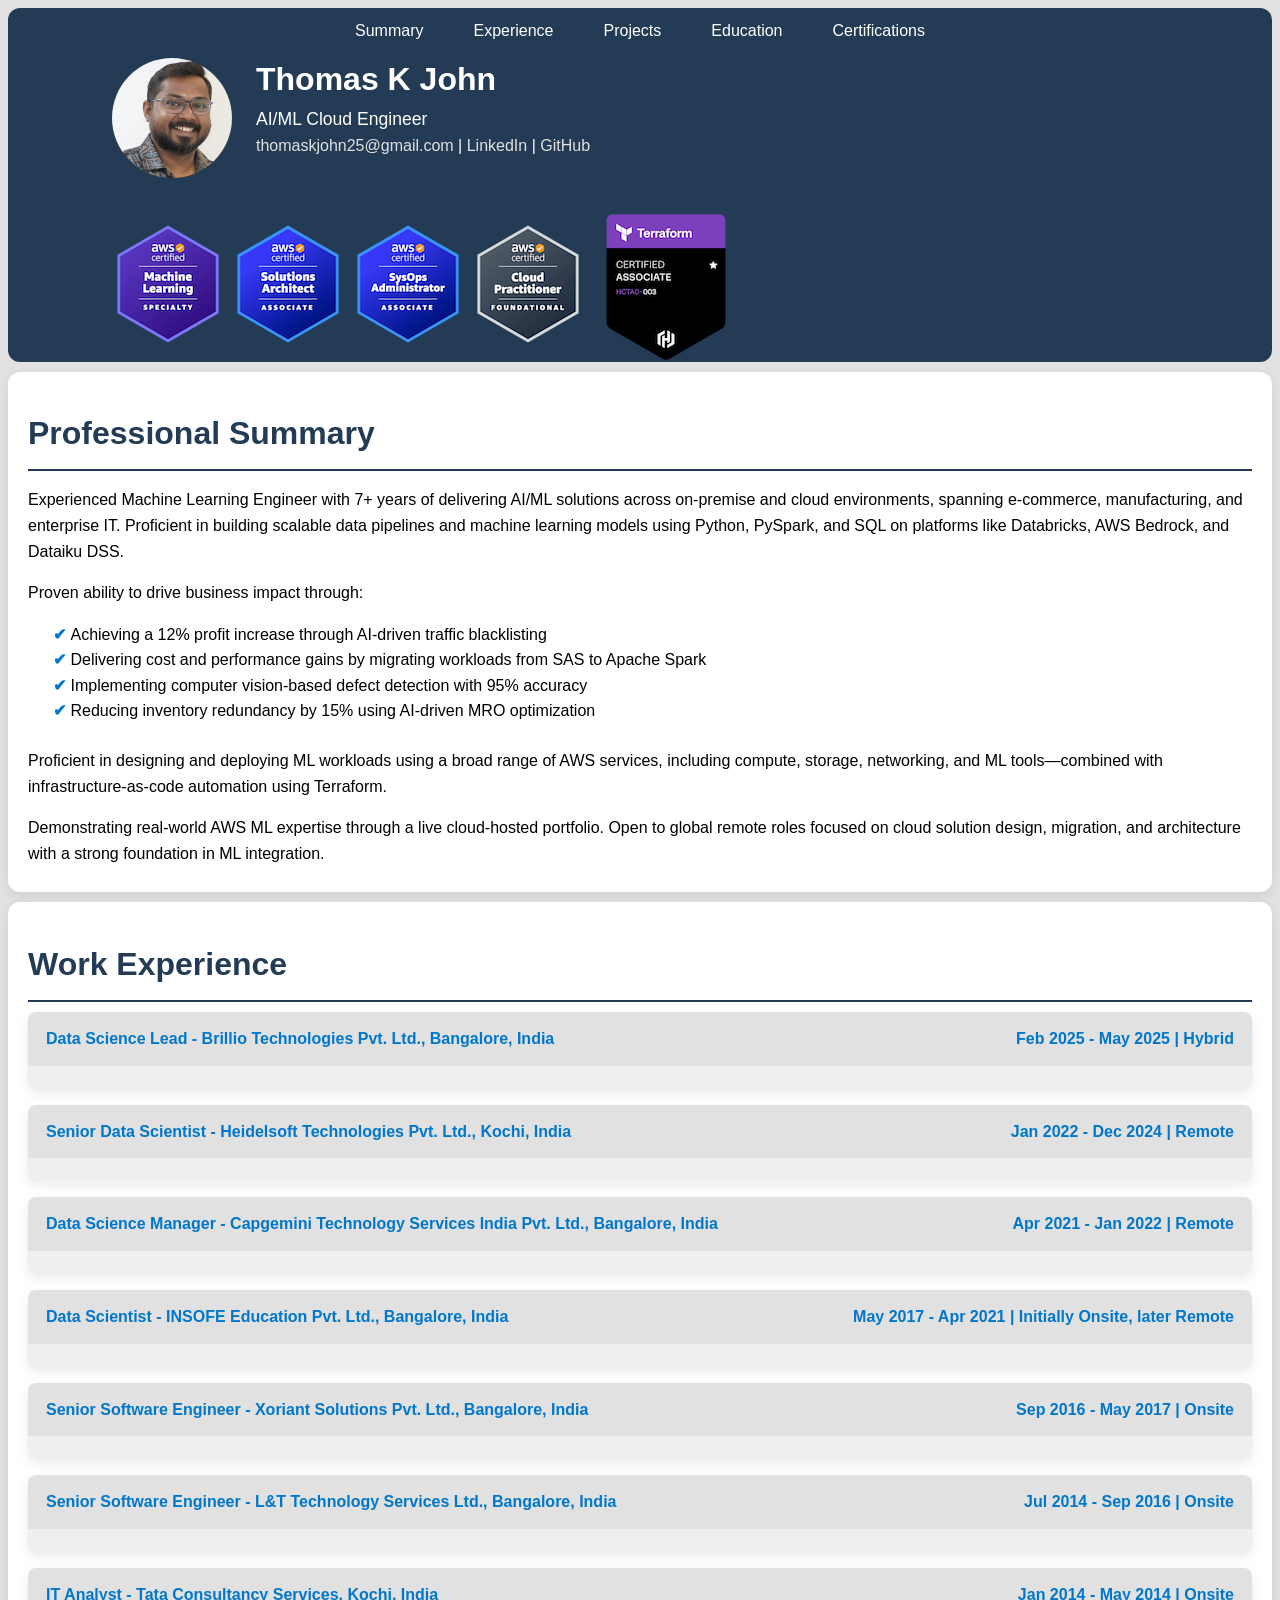
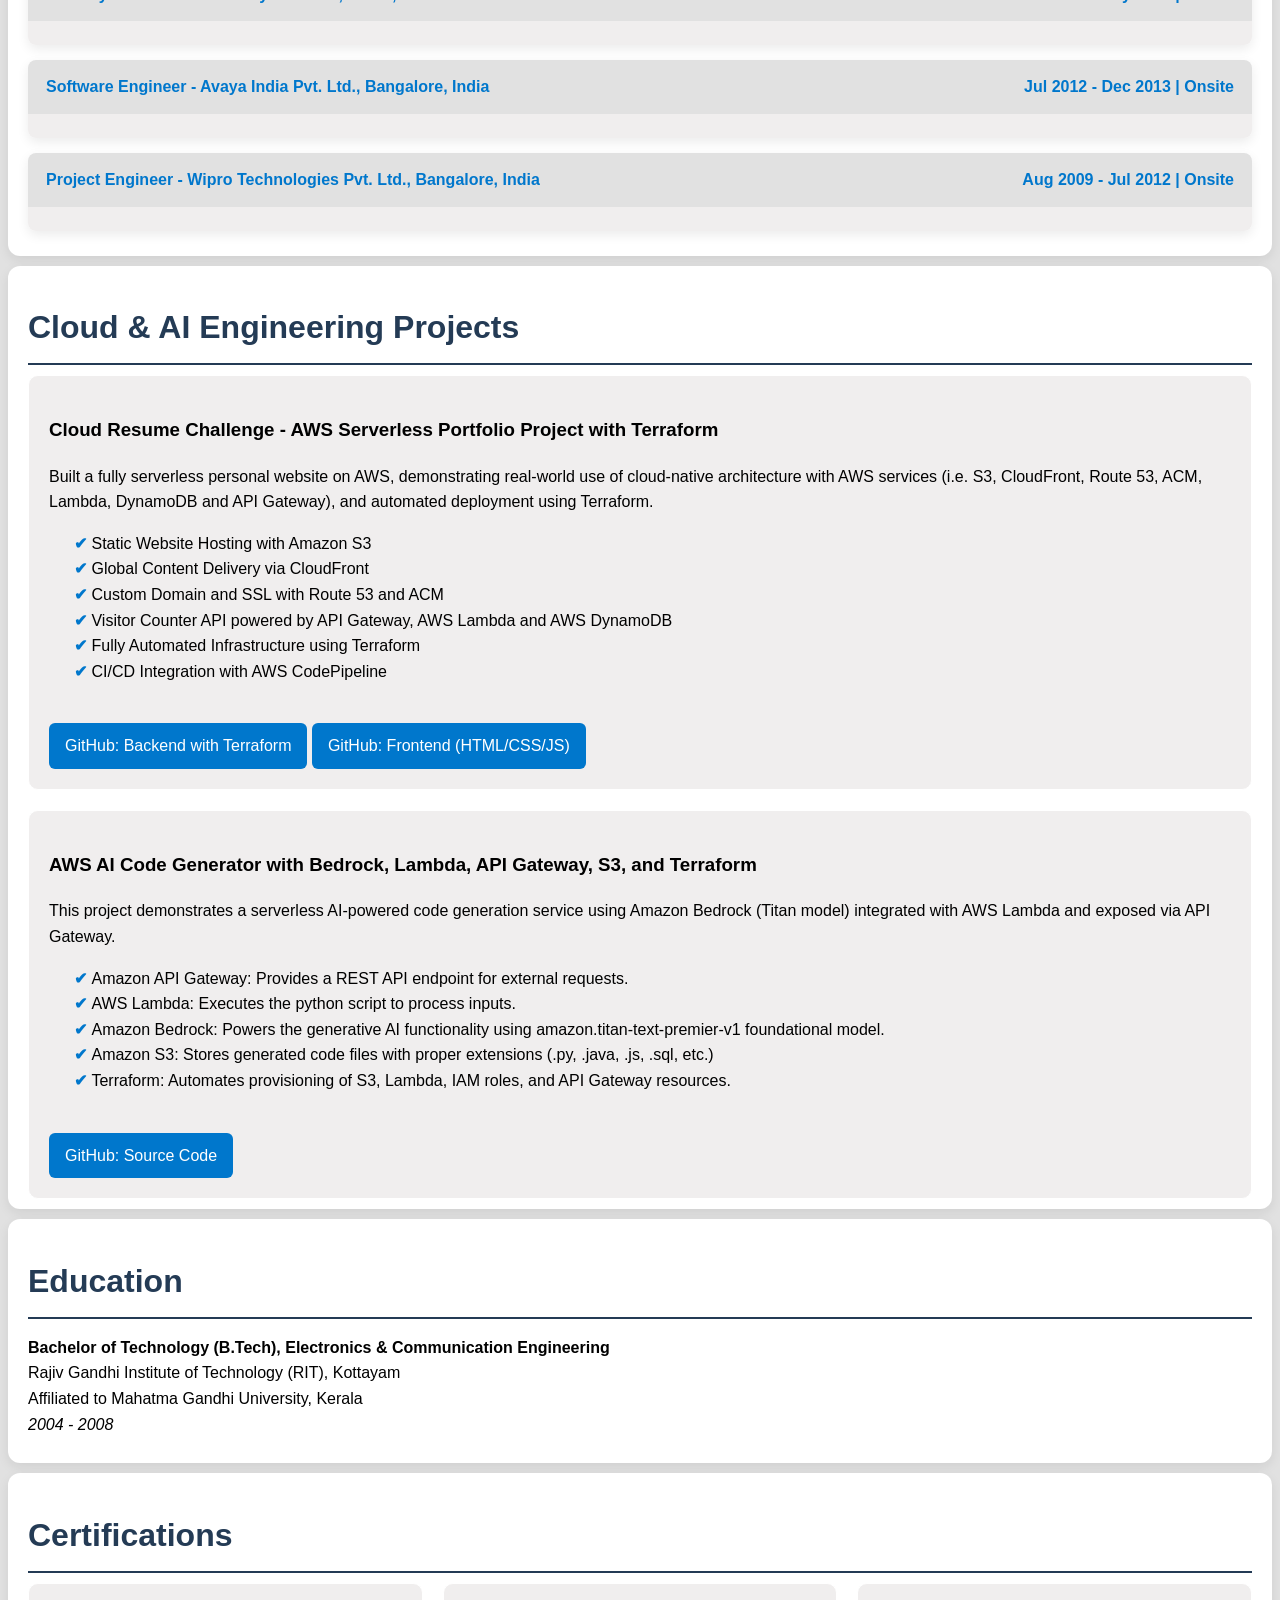
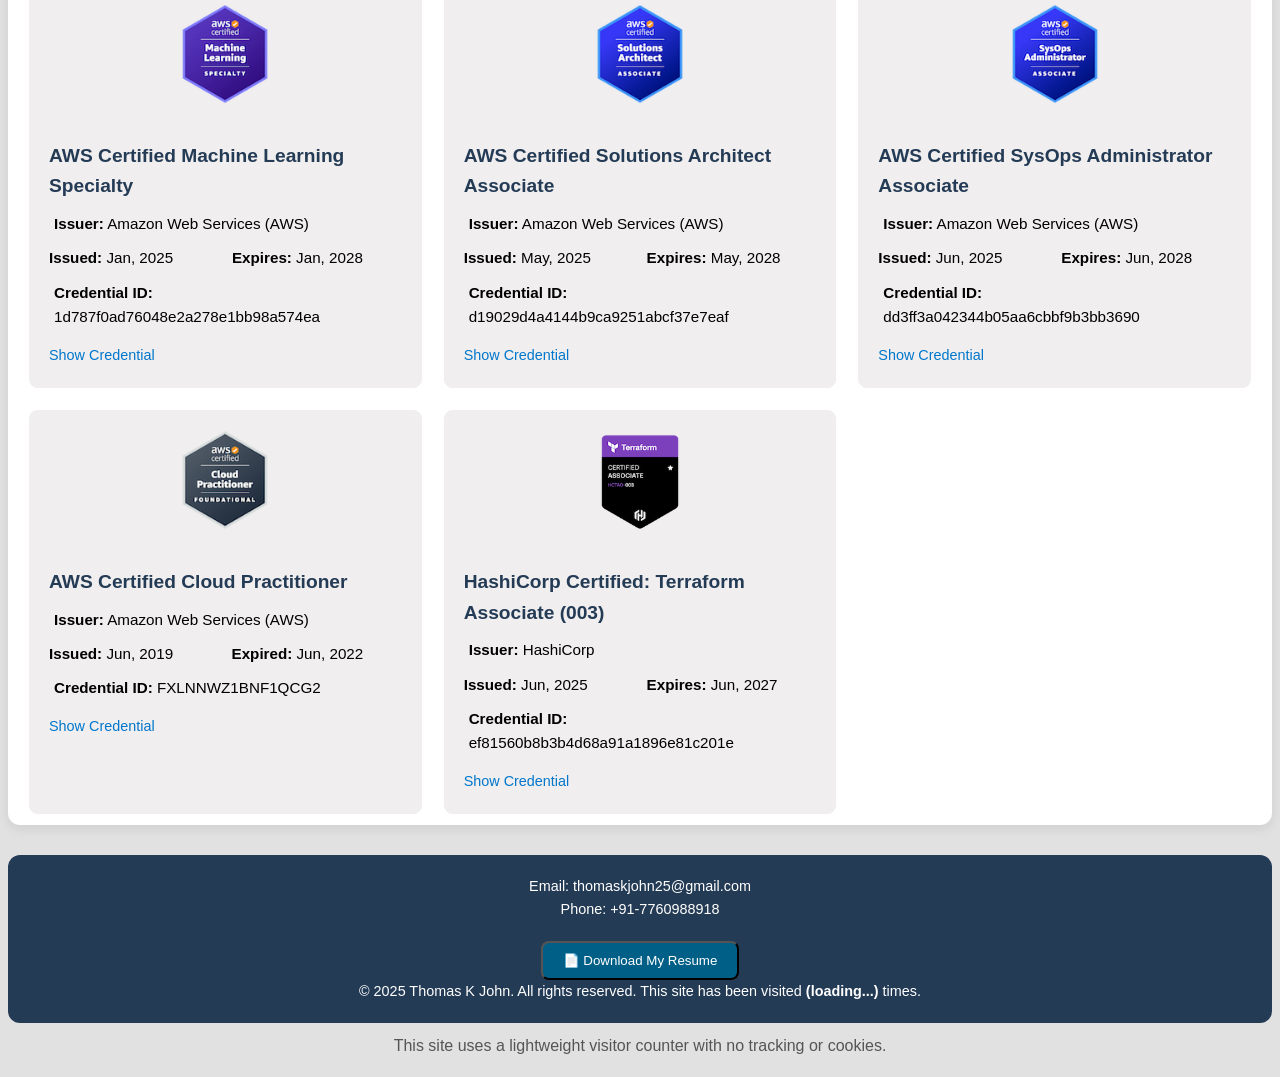
<file: html/index.html>
<!DOCTYPE html>
<html lang="en">
  <head>
    <meta charset="UTF-8" />
    <meta name="viewport" content="width=device-width, initial-scale=1.0" />
    <meta
      name="description"
      content="Thomas K John - Lead Data Scientist and AWS AI/ML Cloud Engineer Portfolio Website "
    />
    <meta
      name="keywords"
      content="Thomas K John, AWS AI ML Cloud Engineer, Data Scientist, Portfolio, Resume, SageMaker, Bedrock, Terraform, AWS Cloud"
    />
    <title>Thomas K John | Lead Data Scientist & AWS AI/ML Engineer</title>
    <link rel="stylesheet" href="../css/style.css" />
  </head>
  <body>
    <nav class="navbar">
      <div class="menu-toggle" id="menu-toggle">&#9776;</div>
      <ul class="nav-links" id="nav-links">
        <li><a href="#summary">Summary</a></li>
        <li><a href="#experience">Experience</a></li>
        <li>
          <a href="#projects">Projects</a>
        </li>
        <li><a href="#education">Education</a></li>
        <li><a href="#certifications">Certifications</a></li>
      </ul>
    </nav>
    <header class="profile-header">
      <div class="profile-image">
        <img
          src="../images/profile.jpg"
          alt="Profile Photo"
          class="profile-pic"
        />
        <div class="header-text">
          <h1>Thomas K John</h1>
          <p>AI/ML Cloud Engineer</p>
          <div class="contact-info">
            <a href="mailto:thomaskjohn25@gmail.com">thomaskjohn25@gmail.com</a>
            |
            <a
              href="https://www.linkedin.com/in/thomaskjohn/"
              target="_blank"
              rel="noopener noreferrer"
              >LinkedIn</a
            >
            |
            <a
              href="https://github.com/Thomas-K-John"
              target="_blank"
              rel="noopener noreferrer"
              >GitHub</a
            >
          </div>
        </div>
      </div>
      <div class="certs-on-header">
        <img
          src="../images/aws-certified-machine-learning-specialty.png"
          alt="AWS ML Specialty Logo"
        />
        <img
          src="../images/aws-certified-solutions-architect-associate.png"
          alt="AWS Solutions Architect Logo"
        />
        <img
          src="../images/aws-certified-sysops-administrator-associate.png"
          alt="AWS SysOps Admin Logo"
        />
        <img
          src="../images/aws-certified-cloud-practitioner.png"
          alt="aws cloud practitioner"
        />
        <img
          src="../images/hashicorp-certified-terraform-associate-003.png"
          alt="Terraform Associate Logo"
        />
      </div>
    </header>

    <main>
      <section id="summary" class="summary-section">
        <h2>Professional Summary</h2>
        <p>
          Experienced Machine Learning Engineer with 7+ years of delivering
          AI/ML solutions across on-premise and cloud environments, spanning
          e-commerce, manufacturing, and enterprise IT. Proficient in building
          scalable data pipelines and machine learning models using Python,
          PySpark, and SQL on platforms like Databricks, AWS Bedrock, and
          Dataiku DSS.
        </p>
        <p>Proven ability to drive business impact through:</p>
        <ul>
          <li>
            Achieving a 12% profit increase through AI-driven traffic
            blacklisting
          </li>
          <li>
            Delivering cost and performance gains by migrating workloads from
            SAS to Apache Spark
          </li>
          <li>
            Implementing computer vision-based defect detection with 95%
            accuracy
          </li>
          <li>
            Reducing inventory redundancy by 15% using AI-driven MRO
            optimization
          </li>
        </ul>
        <p>
          Proficient in designing and deploying ML workloads using a broad range
          of AWS services, including compute, storage, networking, and ML
          tools—combined with infrastructure-as-code automation using Terraform.
        </p>
        <p>
          Demonstrating real-world AWS ML expertise through a live cloud-hosted
          portfolio. Open to global remote roles focused on cloud solution
          design, migration, and architecture with a strong foundation in ML
          integration.
        </p>
      </section>
      <section id="experience" class="experience-section">
        <h2>Work Experience</h2>
        <div class="experience-item">
          <div class="experience-toggle" aria-expanded="false">
            <span class="job-title"
              >Data Science Lead - Brillio Technologies Pvt. Ltd., Bangalore,
              India</span
            >
            <span class="job-dates">Feb 2025 - May 2025 | Hybrid</span>
          </div>
          <div class="experience-details">
            <ul>
              <li>
                Designed a feature-rich RAG chatbot leveraging Databricks Mosaic
                AI, with multilingual support and image input handling to
                enhance user experience and precision in knowledge retrieval.
              </li>
            </ul>
            <div class="skills">
              Key Skills: Python, Databricks Mosaic AI, Generative AI, Large
              Language Models (LLMs)
            </div>
          </div>
        </div>
        <div class="experience-item">
          <div class="experience-toggle" aria-expanded="false">
            <span class="job-title"
              >Senior Data Scientist - Heidelsoft Technologies Pvt. Ltd., Kochi,
              India</span
            >
            <span class="job-dates">Jan 2022 - Dec 2024 | Remote</span>
          </div>
          <div class="experience-details">
            <p>
              Client: Solute GMBH - A Germany-based technology company known for
              developing digital commerce solutions, including the popular price
              comparison platform billiger.de.
            </p>
            <ul>
              <li>
                <p>Project 1. Traffic Partner Blacklisting Project</p>
                <ul>
                  <li>
                    Spearheaded a data-driven initiative to enhance online shop
                    performance by improving traffic quality and profitability.
                  </li>
                  <li>
                    Designed and implemented an analytics pipeline using Python
                    and PySpark for large-scale traffic and profit analysis.
                  </li>
                  <li>
                    Defined performance-based blacklisting criteria,
                    significantly improving return on ad spend (ROAS)
                  </li>
                  <li>
                    Ensured quality and transparency through peer reviews,
                    Confluence documentation, and Jira-based workflow.
                  </li>
                </ul>
              </li>
              <li>
                <p>Project 2. Reporting Tool Evaluation Project</p>
                <ul>
                  <li>
                    Led a 3-month strategic initiative to evaluate the optimal
                    reporting and BI tool for future cloud-based integration and
                    analytics modernization.
                  </li>

                  <li>
                    Conducted an in-depth analysis of Looker, Power BI, and the
                    existing on-premise cube-based reporting tool.
                  </li>
                  <li>
                    Evaluated tools based on criteria such as web-based
                    development, version control, collaboration features,
                    self-service capabilities for business users, and
                    performance.
                  </li>
                  <li>
                    Collaborated with cross-functional teams to gather
                    requirements and understand current and future reporting
                    needs.
                  </li>
                  <li>
                    Developed and executed test cases to compare performance,
                    usability, and integration capabilities of each tool.
                  </li>
                  <li>
                    Presented findings and recommendations to senior management,
                    highlighting the pros and cons of each solution and aligning
                    them with our strategic goals.
                  </li>
                </ul>
              </li>
            </ul>
            <div class="skills">
              Key Skills:
              <ul>
                <li>
                  Programming Languages: Python and PySpark (Apache Spark for
                  Python)
                </li>
                <li>Data Analysis: SQL, Hive and Spark SQL</li>
                <li>Data Science Platform: Databricks</li>
                <li>
                  BI Reporting Tools: Google Looker, Microsoft Power BI, icCube
                </li>
                <li>Optimization: Mixed Integer Linear Programming</li>
              </ul>
            </div>
          </div>
        </div>
        <div class="experience-item">
          <div class="experience-toggle" aria-expanded="false">
            <span class="job-title"
              >Data Science Manager - Capgemini Technology Services India Pvt.
              Ltd., Bangalore, India</span
            >
            <span class="job-dates">Apr 2021 - Jan 2022 | Remote</span>
          </div>
          <div class="experience-details">
            <p>
              Client: Morgan Stanley (A US based global investment bank and
              financial services company)
            </p>
            <ul>
              <li>
                Led financial data analysis using Python, Hadoop, Hive, and SQL
                to generate accurate forecasts.
              </li>
              <li>
                Utilized Apache Spark for large-scale data processing,
                delivering timely and actionable insights.
              </li>
              <li>
                Designed and maintained data pipelines using Dataiku DSS for
                efficient data preparation and transformation.
              </li>
              <li>
                Migrated legacy data science workflows from SAS to Python,
                improving scalability and flexibility.
              </li>
              <li>
                Trained team members on Apache Spark and Dataiku DSS, fostering
                knowledge sharing and consistency.
              </li>
              <li>
                Applied agile methodologies using Jira to manage project
                timelines and cross-functional collaboration.
              </li>
              <li>
                Presented key analytical findings and financial forecasts via
                Tableau dashboards to business stakeholders.
              </li>
            </ul>
            <div class="skills">
              Key Skills:
              <ul>
                <li>
                  Programming Languages: Python and PySpark (Apache Spark for
                  Python)
                </li>
                <li>Data Analysis: SQL, Hive and Spark SQL</li>
                <li>Data Science Platform: Dataiku DSS</li>
                <li>
                  Machine Learning and Deep Learning: Supervised and
                  Unsupervised Learning, Financial Forecasting, Model Training &
                  Evaluation, Feature Engineering, Hyperparameter Tuning
                </li>
                <li>Reporting Tool: Tableau</li>
              </ul>
            </div>
          </div>
        </div>
        <div class="experience-item">
          <div class="experience-toggle" aria-expanded="false">
            <span class="job-title"
              >Data Scientist - INSOFE Education Pvt. Ltd., Bangalore,
              India</span
            >
            <span class="job-dates"
              >May 2017 - Apr 2021 | Initially Onsite, later Remote</span
            >
          </div>
          <div class="experience-details">
            <ul>
              <li>
                <p>Project 1. Semiconductor Wafer Defect Signature Analysis</p>
                <ul>
                  <li>
                    Developed a computer vision model to analyze semiconductor
                    wafer images, accurately detecting defect patterns such as
                    circles, lines, and blobs to assist in quality control.
                  </li>
                </ul>
              </li>
              <li>
                <p>
                  Project 2. AI-based approach for MRO Optimization and Similar
                  Parts Detection
                </p>
                <ul>
                  <li>
                    Designed an AI-based solution for MRO (Maintenance, Repair,
                    and Operations) optimization, identifying and consolidating
                    duplicate spare parts from an inventory of over one million
                    items, significantly improving inventory efficiency and part
                    approval workflows.
                  </li>
                </ul>
              </li>
              <li>
                <p>
                  Project 3. Monitoring failures in a Hadoop cluster through log
                  analysis
                </p>
                <ul>
                  <li>
                    Built a resource usage monitoring system for YARN-based
                    applications and developed statistical analysis models using
                    Apache Spark ML.
                  </li>
                </ul>
              </li>
            </ul>
            <div class="skills">
              Key Skills:
              <ul>
                <li>
                  Programming Languages: R, Python and PySpark (Apache Spark for
                  Python)
                </li>
                <li>Data Analysis: SQL, Hive and Spark SQL</li>
                <li>Data Science Platforms: Databricks, Dataiku DSS</li>
                <li>
                  Machine Learning and Deep Learning: Supervised and
                  Unsupervised Learning, Model Training & Evaluation, Feature
                  Engineering, Hyperparameter Tuning, Deep Learning
                  Architectures (CNNs, RNNs, Transformers)
                </li>
                <li>Reporting Tool: Tableau</li>
                <li>
                  ML/AI Frameworks & Libraries: OpenCV, TensorFlow, Keras,
                  Scikit-learn
                </li>
              </ul>
            </div>
          </div>
        </div>
        <div class="experience-item">
          <div class="experience-toggle" aria-expanded="false">
            <span class="job-title"
              >Senior Software Engineer - Xoriant Solutions Pvt. Ltd.,
              Bangalore, India</span
            >
            <span class="job-dates">Sep 2016 - May 2017 | Onsite</span>
          </div>
          <div class="experience-details">
            <ul>
              <li>
                Developed a network controller to enhance traffic monitoring and
                analysis efficiency.
              </li>
              <li>
                Implemented a rule-based classification algorithm to
                automatically prioritize ACL rules for traffic redirection.
              </li>
              <li>
                Improved monitoring service accuracy and responsiveness,
                receiving excellent feedback from customers.
              </li>
            </ul>
            <div class="skills">
              Key Skills: Java/J2EE, Linux, Database Replication, SDLC, SQL,
              Telecommunications NMS
            </div>
          </div>
        </div>
        <div class="experience-item">
          <div class="experience-toggle" aria-expanded="false">
            <span class="job-title"
              >Senior Software Engineer - L&T Technology Services Ltd.,
              Bangalore, India</span
            >
            <span class="job-dates">Jul 2014 - Sep 2016 | Onsite</span>
          </div>
          <div class="experience-details">
            <p>Client: ADVA Optical Networking, Bangalore, India</p>
            <ul>
              <li>
                Developed an RPM-based ENC installer supporting fresh
                installations, high-availability (HA) setups,
                upgrades/downgrades, and patch management.
              </li>
              <li>Migrated build infrastructure from ANT to Maven.</li>
              <li>
                Automated CI/CD pipelines using Jenkins, streamlining build and
                deployment processes.
              </li>
              <li>
                Implemented key features including feature-based licensing, and
                auto-restoration of database replication.
              </li>
            </ul>
            <div class="skills">
              Key Skills: Java, Maven, Jenkins, RPM, Linux, Database
              Replication, SDLC
            </div>
          </div>
        </div>
        <div class="experience-item">
          <div class="experience-toggle" aria-expanded="false">
            <span class="job-title"
              >IT Analyst - Tata Consultancy Services, Kochi, India</span
            >
            <span class="job-dates">Jan 2014 - May 2014 | Onsite</span>
          </div>
          <div class="experience-details">
            <ul>
              <li>
                Worked on an application framework for developing hybrid mobile
                applications across platforms including Android, iOS, and
                Windows Phone.
              </li>
              <li>
                Contributed to cross-platform development efforts, ensuring code
                reusability and consistent UI/UX across devices.
              </li>
            </ul>
            <div class="skills">Key Skills: Java, SDLC, SQL</div>
          </div>
        </div>
        <div class="experience-item">
          <div class="experience-toggle" aria-expanded="false">
            <span class="job-title"
              >Software Engineer - Avaya India Pvt. Ltd., Bangalore, India</span
            >
            <span class="job-dates">Jul 2012 - Dec 2013 | Onsite</span>
          </div>
          <div class="experience-details">
            <p>
              Contributed to the development and support of a Network Management
              System (NMS) for configuring and managing telecom devices. Worked
              on backend modules using Java, Hibernate, and JMS, and gained
              experience in asynchronous messaging, SNMP-based communication,
              and enterprise system integration.
            </p>
            <div class="skills">
              Key Skills: Java, Hibernate, EJB, JMS, SNMP, SQL, VMware vSphere,
              SDLC, Telecommunications NMS
            </div>
          </div>
        </div>
        <div class="experience-item">
          <div class="experience-toggle" aria-expanded="false">
            <span class="job-title"
              >Project Engineer - Wipro Technologies Pvt. Ltd., Bangalore,
              India</span
            >
            <span class="job-dates">Aug 2009 - Jul 2012 | Onsite</span>
          </div>
          <div class="experience-details">
            <p>Client: Alcatel-Lucent (France-based telecom company)</p>
            <p>
              Developed and maintained large-scale Java-based OSS applications
              for telecom service provisioning. Gained hands-on experience with
              system design, API integrations (SOAP/XML), and test-driven
              development in an enterprise environment.
            </p>
            <div class="skills">
              Key Skills: Core Java, SQL, JUnit, SDLC, Telecommunications NMS,
              Linux
            </div>
          </div>
        </div>
      </section>
      <section id="projects" class="experience-section">
        <h2>Cloud & AI Engineering Projects</h2>

        <div class="projects-grid">
          <div class="project-card" id="portfolio-website">
            <h3 id="project-title">
              Cloud Resume Challenge - AWS Serverless Portfolio Project with
              Terraform
            </h3>
            <p>
              Built a fully serverless personal website on AWS, demonstrating
              real-world use of cloud-native architecture with AWS services
              (i.e. S3, CloudFront, Route 53, ACM, Lambda, DynamoDB and API
              Gateway), and automated deployment using Terraform.
            </p>
            <ul>
              <li>Static Website Hosting with Amazon S3</li>
              <li>Global Content Delivery via CloudFront</li>
              <li>Custom Domain and SSL with Route 53 and ACM</li>
              <li>
                Visitor Counter API powered by API Gateway, AWS Lambda and AWS
                DynamoDB
              </li>
              <li>Fully Automated Infrastructure using Terraform</li>
              <li>CI/CD Integration with AWS CodePipeline</li>
            </ul>
            <a
              href="https://github.com/Thomas-K-John/thomaskjohn-infra"
              class="view-more"
              target="_blank"
              >GitHub: Backend with Terraform</a
            >
            <a
              href="https://github.com/Thomas-K-John/thomaskjohn-webapp"
              class="view-more"
              target="_blank"
              >GitHub: Frontend (HTML/CSS/JS)</a
            >
          </div>
          <div class="project-card" id="portfolio-website">
            <h3 id="project-title">
              AWS AI Code Generator with Bedrock, Lambda, API Gateway, S3, and
              Terraform
            </h3>
            <p>
              This project demonstrates a serverless AI-powered code generation
              service using Amazon Bedrock (Titan model) integrated with AWS
              Lambda and exposed via API Gateway.
            </p>
            <ul>
              <li>
                Amazon API Gateway: Provides a REST API endpoint for external
                requests.
              </li>
              <li>AWS Lambda: Executes the python script to process inputs.</li>
              <li>
                Amazon Bedrock: Powers the generative AI functionality using
                amazon.titan-text-premier-v1 foundational model.
              </li>
              <li>
                Amazon S3: Stores generated code files with proper extensions
                (.py, .java, .js, .sql, etc.)
              </li>
              <li>
                Terraform: Automates provisioning of S3, Lambda, IAM roles, and
                API Gateway resources.
              </li>
            </ul>
            <a
              href="https://github.com/Thomas-K-John/generative-ai-projects/tree/main/projects/aws_bedrock_code_generator"
              class="view-more"
              target="_blank"
              >GitHub: Source Code</a
            >
          </div>
        </div>
      </section>

      <section id="education">
        <h2>Education</h2>
        <p>
          <strong
            >Bachelor of Technology (B.Tech), Electronics & Communication
            Engineering</strong
          ><br />
          Rajiv Gandhi Institute of Technology (RIT), Kottayam <br />
          Affiliated to Mahatma Gandhi University, Kerala<br />
          <em>2004 - 2008</em>
        </p>
      </section>
      <section id="certifications">
        <h2>Certifications</h2>
        <div class="certificates-grid">
          <div class="certificate-card" id="aws-ml">
            <img
              src="../images/aws-certified-machine-learning-specialty.png"
              alt="AWS ML Specialty Logo"
            />
            <h3>AWS Certified Machine Learning Specialty</h3>
            <p><strong>Issuer:</strong> Amazon Web Services (AWS)</p>
            <div class="date-row">
              <p><strong>Issued:</strong> Jan, 2025</p>
              <p><strong>Expires:</strong> Jan, 2028</p>
            </div>
            <p>
              <strong>Credential ID:</strong> 1d787f0ad76048e2a278e1bb98a574ea
            </p>
            <a
              href="https://www.credly.com/badges/9a3565fe-0b76-47d6-b2f5-cb0c1b21bb50/public_url"
              target="_blank"
              >Show Credential</a
            >
          </div>
          <div class="certificate-card" id="aws-sa">
            <img
              src="../images/aws-certified-solutions-architect-associate.png"
              alt="AWS Solutions Architect Logo"
            />
            <h3>AWS Certified Solutions Architect Associate</h3>
            <p><strong>Issuer:</strong> Amazon Web Services (AWS)</p>
            <div class="date-row">
              <p><strong>Issued:</strong> May, 2025</p>
              <p><strong>Expires:</strong> May, 2028</p>
            </div>
            <p>
              <strong>Credential ID:</strong> d19029d4a4144b9ca9251abcf37e7eaf
            </p>
            <a
              href="https://www.credly.com/badges/245e5cf8-4395-43f1-ad4c-25d0ec03b0f1/public_url"
              target="_blank"
              >Show Credential</a
            >
          </div>
          <div class="certificate-card" id="aws-sysops">
            <img
              src="../images/aws-certified-sysops-administrator-associate.png"
              alt="AWS SysOps Admin Logo"
            />
            <h3>AWS Certified SysOps Administrator Associate</h3>
            <p><strong>Issuer:</strong> Amazon Web Services (AWS)</p>
            <div class="date-row">
              <p><strong>Issued:</strong> Jun, 2025</p>
              <p><strong>Expires:</strong> Jun, 2028</p>
            </div>
            <p>
              <strong>Credential ID:</strong> dd3ff3a042344b05aa6cbbf9b3bb3690
            </p>
            <a
              href="https://www.credly.com/badges/537cccb9-eb9a-4aa6-bf22-9b8198b0f091/public_url"
              target="_blank"
              >Show Credential</a
            >
          </div>
          <div class="certificate-card" id="aws-cp">
            <img
              src="../images/aws-certified-cloud-practitioner.png"
              alt="AWS Cloud Practitioner"
            />
            <h3>AWS Certified Cloud Practitioner</h3>
            <p><strong>Issuer:</strong> Amazon Web Services (AWS)</p>
            <div class="date-row">
              <p><strong>Issued:</strong> Jun, 2019</p>
              <p id="expired"><strong>Expired:</strong> Jun, 2022</p>
            </div>
            <p><strong>Credential ID:</strong> FXLNNWZ1BNF1QCG2</p>
            <a
              href="https://www.credly.com/badges/43018eaa-5d82-4cbb-923a-62c16aa53d16/public_url"
              target="_blank"
              >Show Credential</a
            >
          </div>
          <div class="certificate-card" id="terraform">
            <img
              src="../images/hashicorp-certified-terraform-associate-003.png"
              alt="Terraform Associate Logo"
            />
            <h3>HashiCorp Certified: Terraform Associate (003)</h3>
            <p><strong>Issuer:</strong> HashiCorp</p>
            <div class="date-row">
              <p><strong>Issued:</strong> Jun, 2025</p>
              <p><strong>Expires:</strong> Jun, 2027</p>
            </div>
            <p>
              <strong>Credential ID:</strong> ef81560b8b3b4d68a91a1896e81c201e
            </p>
            <a
              href="https://www.credly.com/badges/ef81560b-8b3b-4d68-a91a-1896e81c201e/public_url"
              target="_blank"
              >Show Credential</a
            >
          </div>
        </div>
      </section>
    </main>
    <footer>
      <p>Email: thomaskjohn25@gmail.com</p>
      <p>Phone: +91-7760988918</p>
      <div id="resume-download" style="text-align: center; margin-top: 20px">
        <form action="../docs/thomaskjohn_resume.pdf" method="get">
          <button type="submit" class="download-btn">
            📄 Download My Resume
          </button>
        </form>
      </div>
      <div>
        © 2025 Thomas K John. All rights reserved. This site has been visited
        <span id="visitor-count">(loading...)</span> times.
      </div>
    </footer>
    <div class="cookies-note">
      This site uses a lightweight visitor counter with no tracking or cookies.
    </div>
    <script src="../js/script.js"></script>
  </body>
</html>
</file>
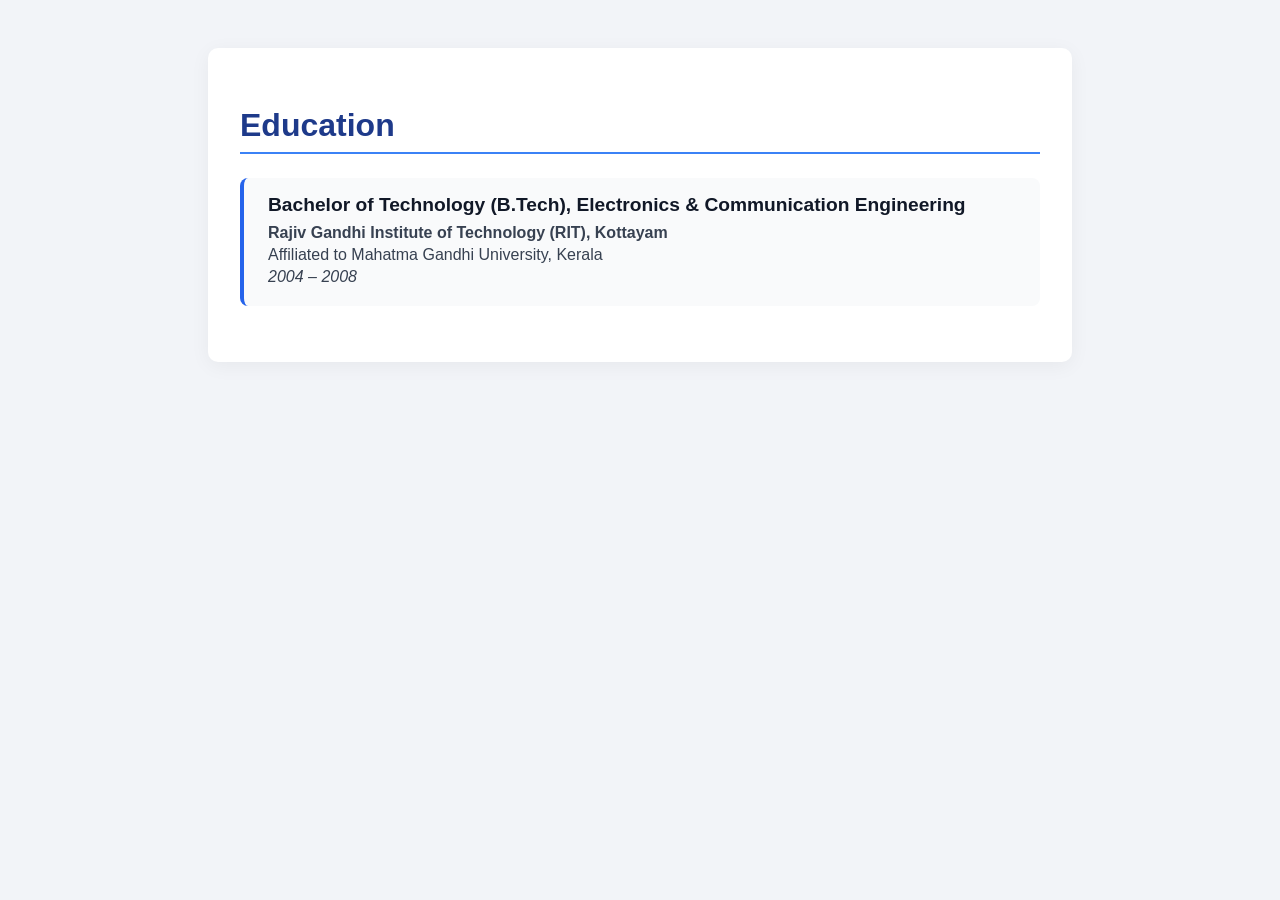
<file: html/test.html>
<!DOCTYPE html>
<html lang="en">
<head>
  <meta charset="UTF-8" />
  <meta name="viewport" content="width=device-width, initial-scale=1.0" />
  <title>Education Section</title>
  <style>
    body {
      font-family: 'Segoe UI', Tahoma, Geneva, Verdana, sans-serif;
      margin: 0;
      padding: 0;
      background-color: #f2f4f8;
    }

    section#education {
      max-width: 800px;
      margin: 3rem auto;
      padding: 2rem;
      background-color: #ffffff;
      border-radius: 10px;
      box-shadow: 0 4px 20px rgba(0, 0, 0, 0.05);
    }

    #education h2 {
      font-size: 2rem;
      color: #1e3a8a; /* Dark blue */
      margin-bottom: 1.5rem;
      border-bottom: 2px solid #3b82f6;
      padding-bottom: 0.5rem;
    }

    .education-entry {
      padding: 1rem 1.5rem;
      border-left: 4px solid #2563eb; /* Tailwind blue-600 */
      margin-bottom: 1.5rem;
      background-color: #f9fafb;
      border-radius: 8px;
    }

    .education-entry h3 {
      margin: 0 0 0.5rem;
      font-size: 1.2rem;
      color: #111827;
    }

    .education-entry p {
      margin: 0.25rem 0;
      color: #374151;
    }

    .edu-date {
      font-style: italic;
      color: #6b7280;
    }

    @media (max-width: 600px) {
      section#education {
        padding: 1.5rem;
      }

      #education h2 {
        font-size: 1.5rem;
      }

      .education-entry h3 {
        font-size: 1.05rem;
      }
    }
  </style>
</head>
<body>

  <section id="education">
    <h2>Education</h2>
    <div class="education-entry">
      <h3>Bachelor of Technology (B.Tech), Electronics & Communication Engineering</h3>
      <p><strong>Rajiv Gandhi Institute of Technology (RIT), Kottayam</strong></p>
      <p>Affiliated to Mahatma Gandhi University, Kerala</p>
      <p class="edu-date">2004 – 2008</p>
    </div>
  </section>

</body>
</html>
</file>
<file: css/style.css>
/* Variables and Common Definitions */
:root {
  --primary-bg: #243b55;
  --primary-text: #ffffff;
  --secondary-text: #e1e1e1;
  --footer-text: white;
  --button-bg: #005f87;
  --summary-icon-color: #0077cc;
  --body-background: #e1e1e1;
  --section-background: white;
  --experience-bg: #f0eeee;
  /* --contact-hover: #90e0ef;#48cae4 */
  --contact-hover: #0096c7;
  --card-bg: #f0eeee;
  --card-border: white;
  --shadow-light: rgba(0, 0, 0, 0.08);
  --shadow-hover: rgba(0, 0, 0, 0.1);
}

/* Reset & Base */
html {
  scroll-behavior: smooth;
  scroll-padding-top: 0px;
}

body {
  font-family: "Segoe UI", sans-serif;
  background: var(--body-background);
  line-height: 1.6;
}

/* === Default Desktop Style === */
.navbar {
  background-color: var(--primary-bg);
  display: flex;
  justify-content: center;
  align-items: center;
  padding: 10px 20px;
  border-radius: 12px 12px 0 0;
  position: relative;
}

.menu-toggle {
  display: none;
}

.nav-links {
  display: flex;
  list-style: none;
  gap: 20px;
  padding: 0;
  margin: 0;
}

.nav-links li a {
  color: var(--primary-text);
  text-decoration: none;
  padding: 10px 15px;
  transition: background 0.3s ease;
}

.nav-links li a:hover {
  background-color: var(--summary-icon-color);
  border-radius: 5px;
}

.profile-header {
  display: flex;
  align-items: center;
  justify-content: space-between;
  padding: 0px 100px;
  background: var(--primary-bg);
  border-radius: 0 0 12px 12px;
  color: white;
  flex-wrap: wrap;
  gap: 1.5rem;
}

.profile-image {
  display: flex;
  justify-content: flex-start;
  flex-wrap: wrap;
}

.profile-pic {
  width: 120px;
  height: 120px;
  border-radius: 50%;
  border: 4px solid var(--primary-bg);
  object-fit: cover;
}

.profile-pic:hover {
  transform: scale(1.02);
  transition: transform 0.3s ease-in-out;
}

.header-text {
  margin: 0px 20px;
}
.header-text h1 {
  font-size: 2rem;
  margin: 0px;
}

.header-text p {
  margin: 0px;
  font-size: 1.1rem;
  color: var(--primary-text);
}

.certs-on-header {
  display: flex;
  align-items: center;
  justify-content: space-between;
  flex-wrap: wrap;
  gap: 0;
}

.certs-on-header img {
  margin: 0;
  padding: 0;
  border: none;
}

.contact-info a {
  color: var(--secondary-text);
  text-decoration: none;
  margin: 0px;
}
.contact-info a:hover {
  color: var(--contact-hover);
  text-decoration: underline;
}

section {
  background: var(--section-background);
  border-radius: 12px;
  padding: 10px 20px;
  margin: 10px auto;
  max-width: 1300px;
  box-shadow: 0 4px 12px var(--shadow-light);
}

section h2 {
  font-size: 2rem;
  color: var(--primary-bg);
  margin-bottom: 10px;
  text-align: left;
  border-bottom: 2px solid var(--primary-bg);
  padding-bottom: 10px;
}

.certificates-grid {
  display: grid;
  grid-template-columns: repeat(auto-fit, minmax(350px, 1fr));
  gap: 20px;
}

.certificate-card {
  background-color: var(--card-bg);
  border: 1px solid var(--card-border);
  border-radius: 10px;
  padding: 20px;
  transition: transform 0.2s ease, box-shadow 0.2s ease;
}

.certificate-card:hover {
  transform: translateY(-5px);
  box-shadow: 0 6px 18px var(--shadow-hover);
}

.certificate-card h3 {
  font-size: 1.2rem;
  margin-bottom: 10px;
  color: var(--primary-bg);
}

.certificate-card p {
  margin: 5px 5px;
  font-size: 0.95rem;
}

.certificate-card a {
  display: inline-block;
  margin-top: 10px;
  color: var(--summary-icon-color);
  font-size: 0.9rem;
  text-decoration: none;
  word-break: overflow-wrap;
}

.certificate-card a:hover {
  text-decoration: underline;
}

.certificate-card img {
  width: 100%;
  max-height: 100px;
  object-fit: contain;
  margin-bottom: 10px;
  border-radius: 6px;
}

.date-row {
  display: flex;
  justify-content: space-between;
  gap: 20px;
  flex-wrap: wrap;
}

.date-row p {
  margin: 5px 0;
  font-size: 0.95rem;
  flex: 1 1 auto;
}

.summary-section ul {
  list-style-type: none;
  padding-left: 25px;
  margin-bottom: 1.5rem;
}

.summary-section ul li::before {
  content: "✔ ";
  color: var(--summary-icon-color);
  font-weight: bold;
}

.project-card ul {
  list-style-type: none;
  padding-left: 25px;
  margin-bottom: 1.5rem;
}

.project-card ul li::before {
  content: "✔ ";
  color: var(--summary-icon-color);
  font-weight: bold;
}

.summary-section ul.certifications li::before {
  content: "🎓 ";
  color: var(--cert-icon-color);
}

/* Contact Section */
#contact {
  text-align: center;
}

/* Footer */
footer {
  background-color: var(--primary-bg);
  border-radius: 12px;
  color: var(--footer-text);
  text-align: center;
  padding: 20px 10px;
  font-size: 0.9rem;
  margin-top: 30px;
}

footer p {
  margin: 0;
}

.experience-item {
  margin-bottom: 15px;
  border-radius: 8px;
  overflow: hidden;
  box-shadow: 0 4px 12px var(--shadow-light);
  transition: transform 0.3s;
}
.experience-item:hover {
  transform: translateY(-2px);
}

.experience-toggle {
  background-color: var(--body-background);
  color: var(--summary-icon-color);
  padding: 14px 18px;
  font-weight: bold;
  display: flex;
  justify-content: space-between;
  cursor: pointer;
}

.experience-details {
  background: var(--experience-bg);
  padding: 12px 18px;
  max-height: 0;
  overflow: hidden;
  transition: max-height 0.4s ease;
}

.experience-item:hover .experience-details {
  max-height: 2000px;
}

.skills {
  font-weight: bold;
  color: var(--primary-bg);
}

.download-btn {
  display: inline-block;
  padding: 10px 20px;
  background-color: var(--button-bg);
  color: white;
  text-decoration: none;
  border-radius: 8px;
}

.download-btn:hover {
  background-color: var(--summary-icon-color);
  transform: translateY(-5px);
  box-shadow: 0 6px 18px var(--shadow-hover);
}

.menu-toggle {
  display: none;
}

#visitor-count {
  font-weight: bold;
}

.view-more {
  margin-top: 15px;
  display: inline-block;
  background-color: var(--summary-icon-color);
  color: white;
  padding: 10px 16px;
  border-radius: 6px;
  text-decoration: none;
}

.view-more:hover {
  transform: translateY(-5px);
  box-shadow: 0 6px 18px var(--shadow-hover);
}

.projects-grid {
  /* display: grid;
  grid-template-columns: repeat(auto-fit, minmax(350px, 1fr));
  gap: 20px; */
  display: flex;
  flex-direction: column;
  gap: 20px;
}

.project-card {
  background-color: var(--card-bg);
  border: 1px solid var(--card-border);
  border-radius: 10px;
  padding: 20px;
  transition: transform 0.2s ease, box-shadow 0.2s ease;
}

.cookies-note {
  color: #555;
  padding: 10px;
  font-size: 1em;
  text-align: center;
}
/* === Mobile View === */
@media (max-width: 768px) {
  .navbar {
    flex-direction: column;
    align-items: flex-start;
  }

  .menu-toggle {
    display: block;
    font-size: 28px;
    color: white;
    cursor: pointer;
    margin-bottom: 10px;
  }

  .nav-links {
    display: none;
    flex-direction: column;
    width: 100%;
    background-color: #243b55;
  }

  .nav-links.active {
    display: flex;
  }

  .nav-links li {
    width: 100%;
  }

  .nav-links li a {
    display: block;
    width: 100%;
    padding: 12px 20px;
  }
  .certs-on-header img {
    max-height: 60px;
    max-width: 100%;
    height: auto;
    object-fit: contain;
    margin: 0px;
  }
  .certs-on-header {
    display: flex;
    flex-wrap: wrap;
    gap: 0px;
    justify-content: center;
    align-items: center;
  }
}
</file>
